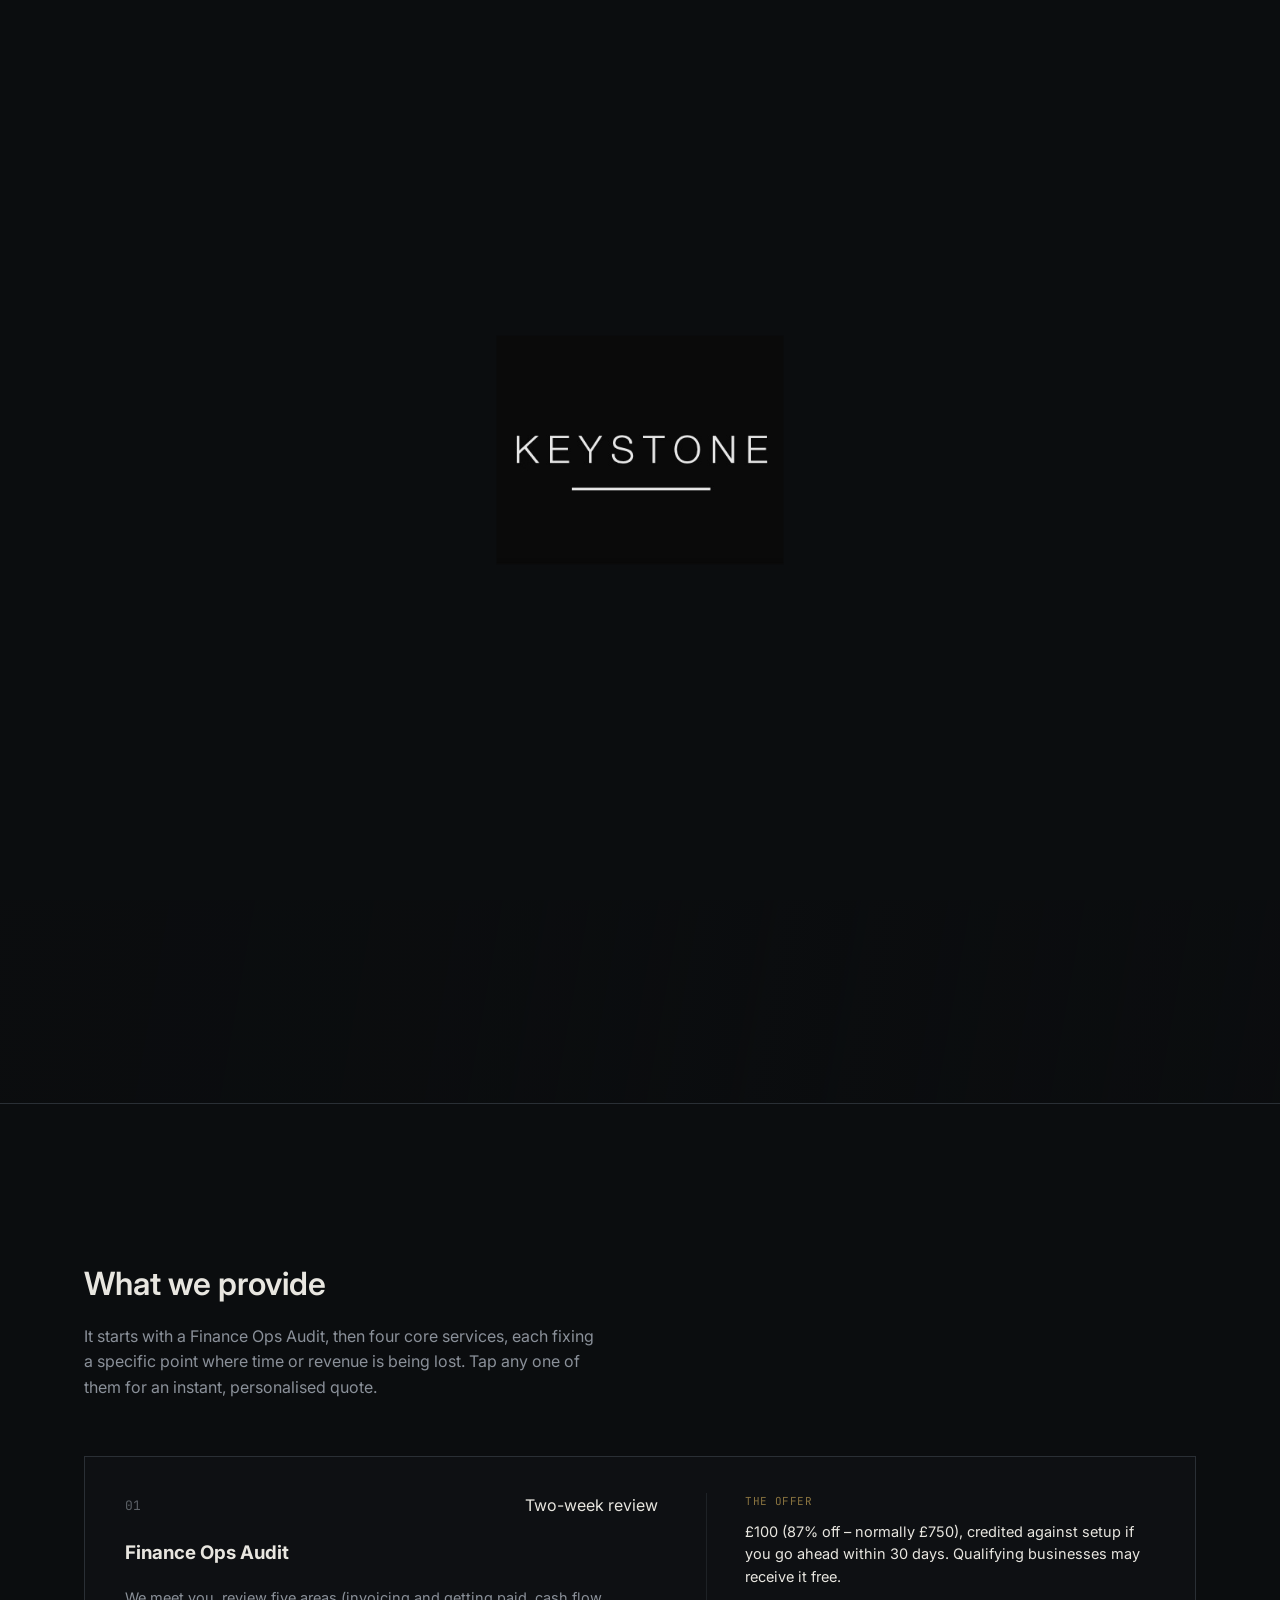
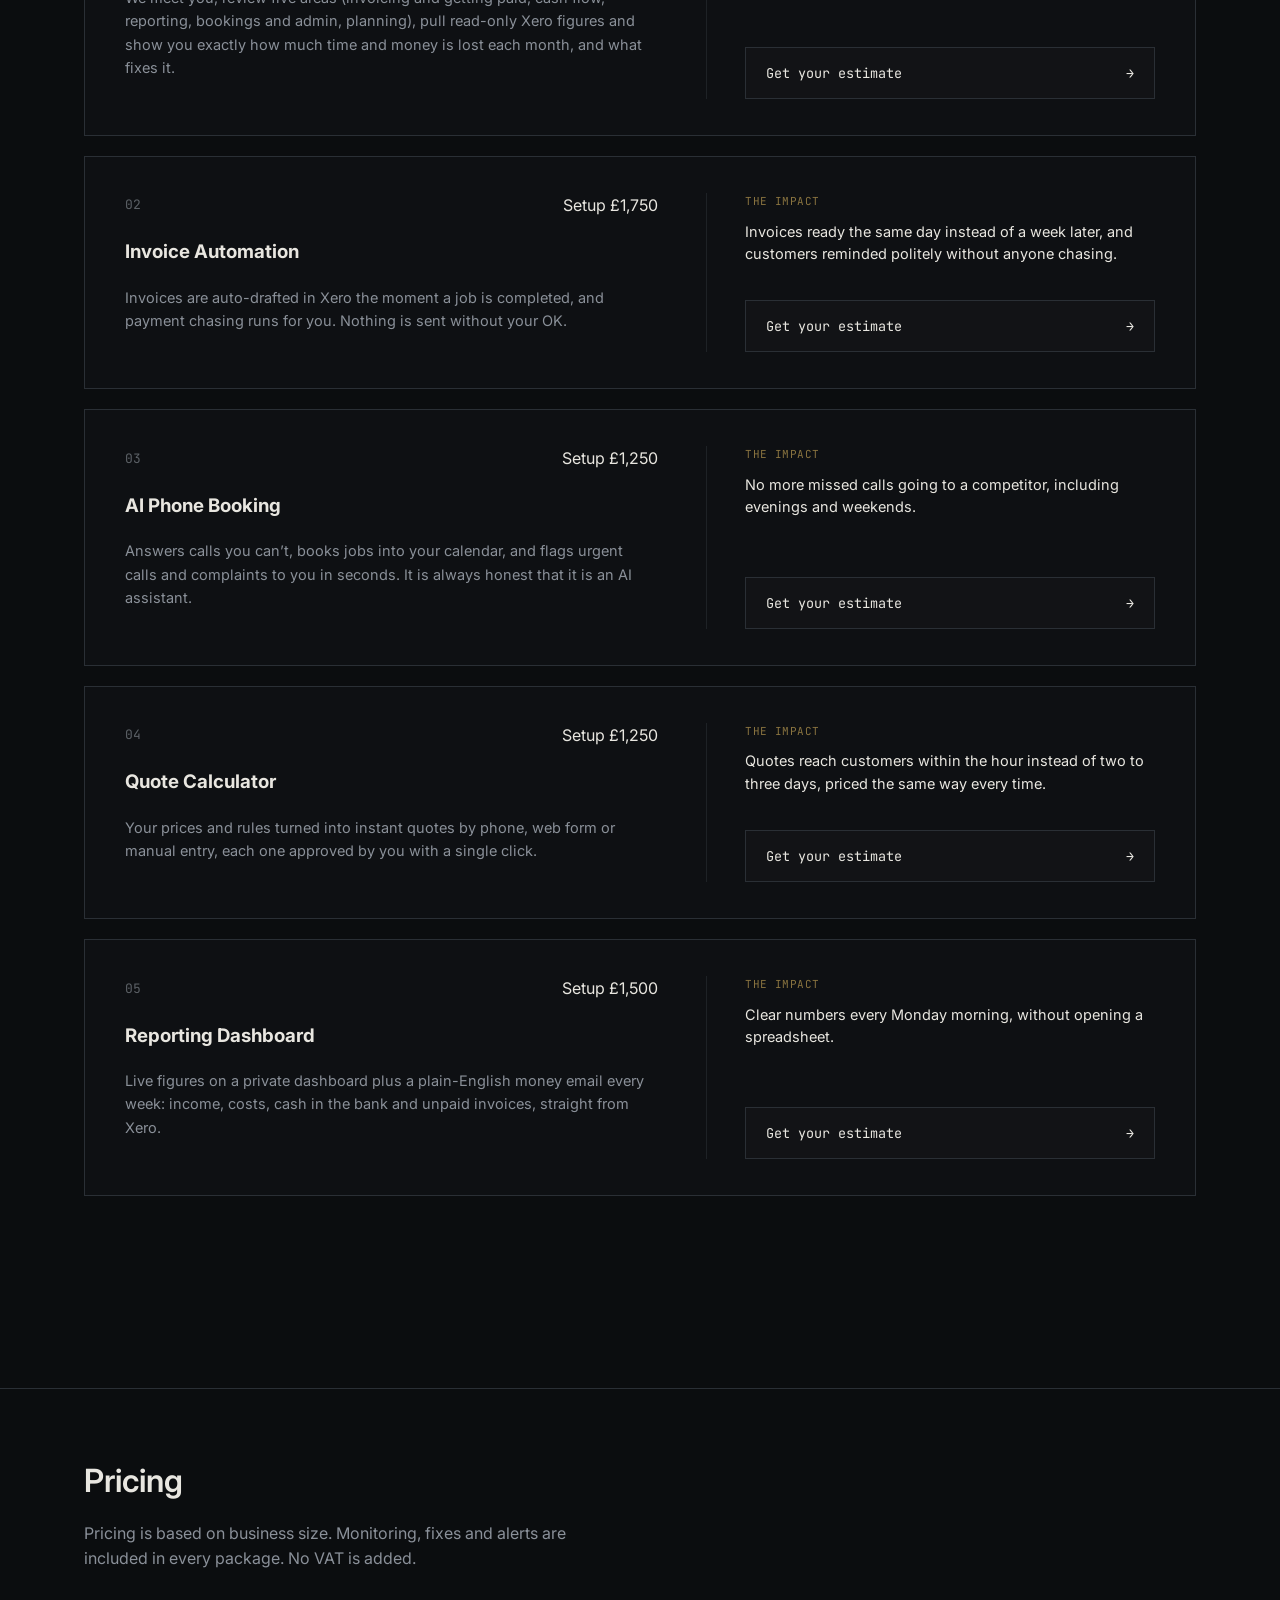
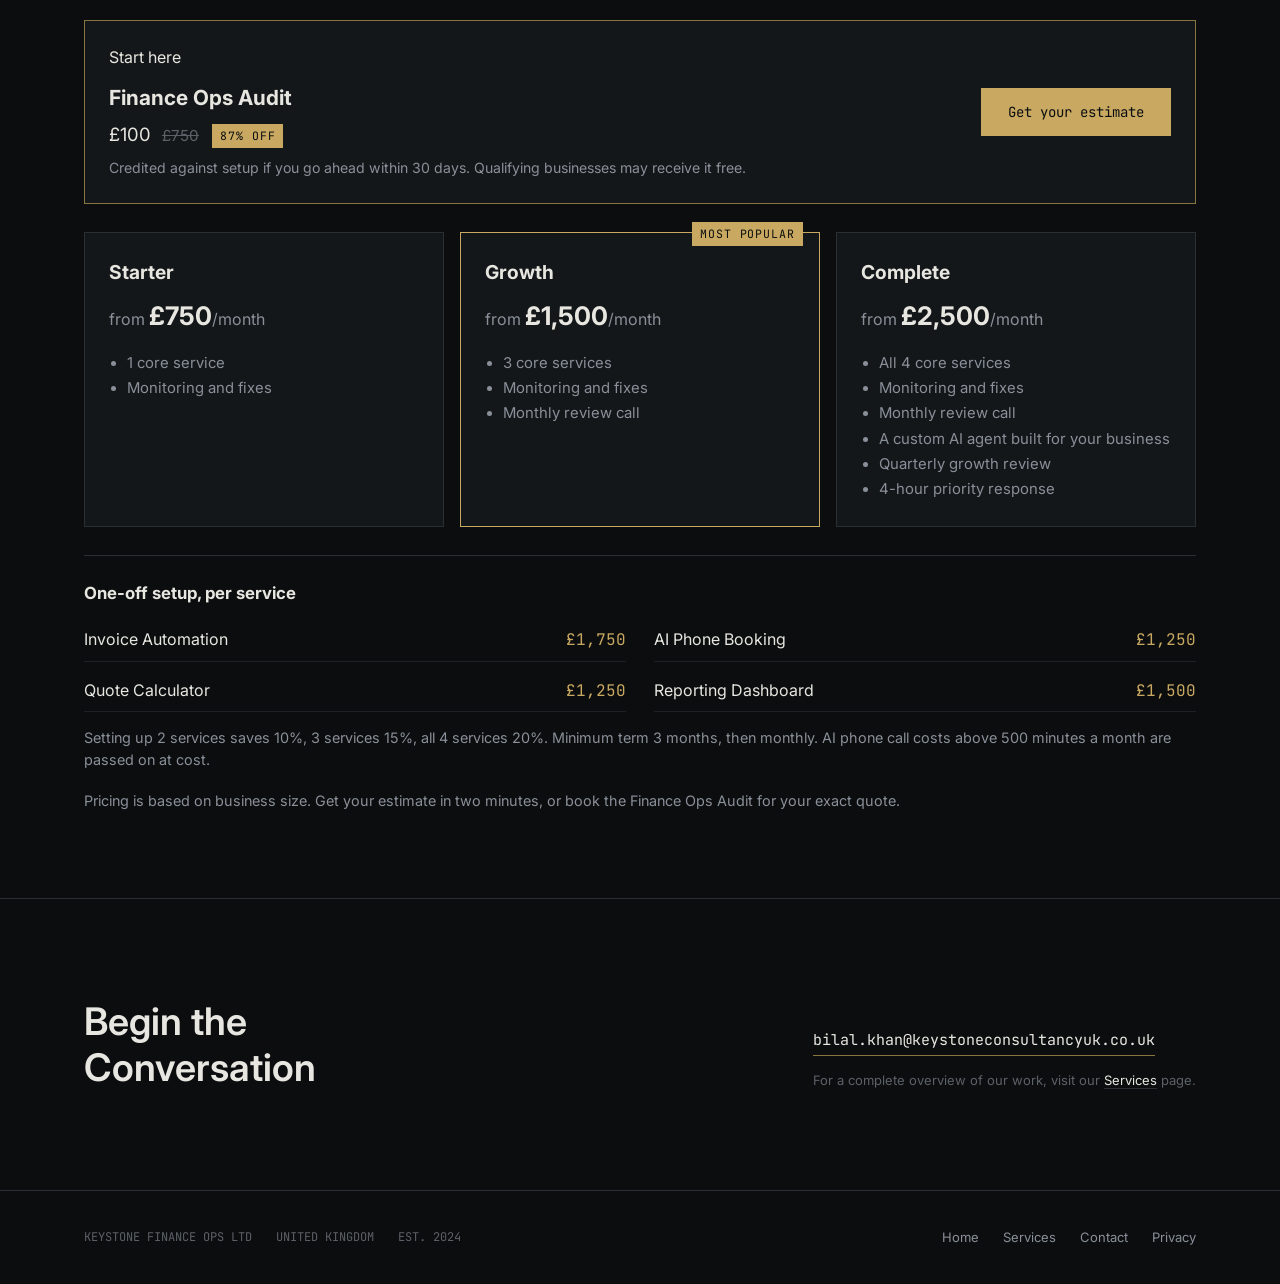
<file: index.html>
<!doctype html>
<html lang="en">
<head>
  <meta charset="utf-8" />
  <meta name="viewport" content="width=device-width, initial-scale=1" />
  <title>Keystone: Finance Operations for UK Trades Businesses</title>
  <meta name="description" content="Keystone designs and operates the invoicing, phone booking, quoting and reporting systems that safeguard revenue for UK trades and home services businesses." />
  <meta name="theme-color" content="#0B0D0F" />
  <link rel="icon" type="image/svg+xml" href="[data-uri]" />
  <meta property="og:type" content="website" />
  <meta property="og:site_name" content="Keystone" />
  <meta property="og:title" content="Keystone: Finance Operations for UK Trades Businesses" />
  <meta property="og:description" content="Invoicing, phone booking, quoting and reporting systems for established UK plumbing, electrical and HVAC businesses." />
  <meta property="og:url" content="https://keystoneconsultancyco-blip.github.io/keystone-website-v3/" />
  <link rel="preconnect" href="https://fonts.googleapis.com" />
  <link rel="preconnect" href="https://fonts.gstatic.com" crossorigin />
  <link href="https://fonts.googleapis.com/css2?family=Inter:wght@400;500;600;700&family=JetBrains+Mono:wght@400;500&display=swap" rel="stylesheet" />
  <link rel="stylesheet" href="styles.css" />
</head>
<body>

  <div class="intro-overlay" aria-hidden="true">
    <img class="intro-logo" src="assets/keystone-logo.jpg" alt="" width="370" height="295" />
  </div>

  <div class="cinematic" aria-hidden="true">
    <div class="cinematic-aurora">
      <div class="aurora-blob a"></div>
      <div class="aurora-blob b"></div>
      <div class="aurora-blob c"></div>
      <div class="aurora-blob d"></div>
    </div>
    <div class="cinematic-vignette"></div>
    <div class="cinematic-grain"></div>
  </div>

  <div class="ambient" aria-hidden="true">
    <svg viewBox="0 0 1600 700" preserveAspectRatio="none" xmlns="http://www.w3.org/2000/svg">
      <defs>
        <linearGradient id="growthGrad" x1="0%" y1="100%" x2="100%" y2="0%">
          <stop offset="0%" stop-color="#1C3459" stop-opacity="0" />
          <stop offset="45%" stop-color="#4E85C9" stop-opacity="0.85" />
          <stop offset="100%" stop-color="#A9C8ED" stop-opacity="1" />
        </linearGradient>
        <linearGradient id="growthFill" x1="0%" y1="0%" x2="0%" y2="100%">
          <stop offset="0%" stop-color="#4E85C9" stop-opacity="0.45" />
          <stop offset="100%" stop-color="#4E85C9" stop-opacity="0" />
        </linearGradient>
      </defs>

      <polygon class="ambient-fill" fill="url(#growthFill)" points="0,650 250,600 450,620 650,480 850,500 1050,320 1250,350 1600,120 1600,700 0,700" />
      <polyline class="ambient-line" points="0,650 250,600 450,620 650,480 850,500 1050,320 1250,350 1600,120" />
      <polyline class="ambient-comet" points="0,650 250,600 450,620 650,480 850,500 1050,320 1250,350 1600,120">
        <animate attributeName="stroke-dashoffset" values="2620;0" dur="9s" repeatCount="indefinite" />
      </polyline>
    </svg>
  </div>

  <header class="nav">
    <div class="wrap">
      <a href="index.html" class="wordmark"><span class="mark"></span>Keystone</a>
      <nav class="nav-links">
        <a href="index.html" aria-current="page">Home</a>
        <a href="services.html">Services</a>
        <a href="services.html#pricing">Pricing</a>
        <a href="#contact" class="nav-cta">Book a Consultation</a>
      </nav>
    </div>
  </header>

  <main>
    <section class="hero">
      <div class="hero-scrim" aria-hidden="true"></div>
      <div class="wrap hero-stack">
        <p class="eyebrow">Software systems engineered for growth</p>

        <h1 class="hero-name" aria-label="Keystone Consultancy">
          <span class="word"><span class="word-inner">Keystone</span></span>
          <span class="word"><span class="word-inner">Consultancy</span></span>
        </h1>

        <p class="hero-tagline">Empowering businesses to grow, scale and succeed.</p>

        <div class="popup-stage">
          <div class="popup-card">
            <p class="popup-text">We design and operate the software systems that manage a business's daily operations, including invoicing, bookings, quoting and reporting, so growth is never constrained by administration.</p>
            <div class="popup-actions">
              <a href="services.html" class="btn btn-primary">See How It Works</a>
              <a href="#contact" class="btn btn-secondary">Book a Consultation</a>
            </div>
          </div>
        </div>
      </div>
    </section>

    <section class="assembly section-rule">
      <div class="wrap">
        <div class="pillars-head">
          <h2>What we provide</h2>
          <p>It starts with a Finance Ops Audit, then four core services, each fixing a specific point where time or revenue is being lost. Tap any one of them for an instant, personalised quote.</p>
        </div>

        <div class="svc-stack">

          <article class="svc-card-h">
            <div class="svc-card-h-main">
              <div class="svc-card-top">
                <span class="svc-card-num">01</span>
                <span class="tag">Two-week review</span>
              </div>
              <h3>Finance Ops Audit</h3>
              <p class="svc-card-does">We meet you, review five areas (invoicing and getting paid, cash flow, reporting, bookings and admin, planning), pull read-only Xero figures and show you exactly how much time and money is lost each month, and what fixes it.</p>
            </div>
            <div class="svc-card-h-side">
              <div class="svc-card-sell">
                <span class="svc-card-sell-label">The offer</span>
                <p>£100 (87% off – normally £750), credited against setup if you go ahead within 30 days. Qualifying businesses may receive it free.</p>
              </div>
              <button type="button" class="quote-trigger" data-calc-open>
                <span>Get your estimate</span>
                <span class="quote-trigger-arrow" aria-hidden="true">&rarr;</span>
              </button>
            </div>
          </article>

          <article class="svc-card-h">
            <div class="svc-card-h-main">
              <div class="svc-card-top">
                <span class="svc-card-num">02</span>
                <span class="tag">Setup £1,750</span>
              </div>
              <h3>Invoice Automation</h3>
              <p class="svc-card-does">Invoices are auto-drafted in Xero the moment a job is completed, and payment chasing runs for you. Nothing is sent without your OK.</p>
            </div>
            <div class="svc-card-h-side">
              <div class="svc-card-sell">
                <span class="svc-card-sell-label">The impact</span>
                <p>Invoices ready the same day instead of a week later, and customers reminded politely without anyone chasing.</p>
              </div>
              <button type="button" class="quote-trigger" data-calc-open>
                <span>Get your estimate</span>
                <span class="quote-trigger-arrow" aria-hidden="true">&rarr;</span>
              </button>
            </div>
          </article>

          <article class="svc-card-h">
            <div class="svc-card-h-main">
              <div class="svc-card-top">
                <span class="svc-card-num">03</span>
                <span class="tag">Setup £1,250</span>
              </div>
              <h3>AI Phone Booking</h3>
              <p class="svc-card-does">Answers calls you can’t, books jobs into your calendar, and flags urgent calls and complaints to you in seconds. It is always honest that it is an AI assistant.</p>
            </div>
            <div class="svc-card-h-side">
              <div class="svc-card-sell">
                <span class="svc-card-sell-label">The impact</span>
                <p>No more missed calls going to a competitor, including evenings and weekends.</p>
              </div>
              <button type="button" class="quote-trigger" data-calc-open>
                <span>Get your estimate</span>
                <span class="quote-trigger-arrow" aria-hidden="true">&rarr;</span>
              </button>
            </div>
          </article>

          <article class="svc-card-h">
            <div class="svc-card-h-main">
              <div class="svc-card-top">
                <span class="svc-card-num">04</span>
                <span class="tag">Setup £1,250</span>
              </div>
              <h3>Quote Calculator</h3>
              <p class="svc-card-does">Your prices and rules turned into instant quotes by phone, web form or manual entry, each one approved by you with a single click.</p>
            </div>
            <div class="svc-card-h-side">
              <div class="svc-card-sell">
                <span class="svc-card-sell-label">The impact</span>
                <p>Quotes reach customers within the hour instead of two to three days, priced the same way every time.</p>
              </div>
              <button type="button" class="quote-trigger" data-calc-open>
                <span>Get your estimate</span>
                <span class="quote-trigger-arrow" aria-hidden="true">&rarr;</span>
              </button>
              <!-- PAUSED until GREEN LIGHT: <a class="svc-card-link" href="https://keystoneconsultancy.app.n8n.cloud/webhook/ks-quote-form?c=KS-DEMO-01" target="_blank" rel="noopener">See a live example (demo business) <span aria-hidden="true">&nearr;</span></a> -->
            </div>
          </article>

          <article class="svc-card-h">
            <div class="svc-card-h-main">
              <div class="svc-card-top">
                <span class="svc-card-num">05</span>
                <span class="tag">Setup £1,500</span>
              </div>
              <h3>Reporting Dashboard</h3>
              <p class="svc-card-does">Live figures on a private dashboard plus a plain-English money email every week: income, costs, cash in the bank and unpaid invoices, straight from Xero.</p>
            </div>
            <div class="svc-card-h-side">
              <div class="svc-card-sell">
                <span class="svc-card-sell-label">The impact</span>
                <p>Clear numbers every Monday morning, without opening a spreadsheet.</p>
              </div>
              <button type="button" class="quote-trigger" data-calc-open>
                <span>Get your estimate</span>
                <span class="quote-trigger-arrow" aria-hidden="true">&rarr;</span>
              </button>
            </div>
          </article>

        </div>
      </div>
    </section>

    <section class="pricing section-rule" id="pricing">
      <div class="wrap">
        <div class="pillars-head">
          <h2>Pricing</h2>
          <p>Pricing is based on business size. Monitoring, fixes and alerts are included in every package. No VAT is added.</p>
        </div>
        <div class="price-audit">
          <div>
            <span class="tag">Start here</span>
            <h3>Finance Ops Audit</h3>
            <p>£100 <span class="price-strike">£750</span> <span class="price-badge">87% off</span></p>
            <p class="price-note">Credited against setup if you go ahead within 30 days. Qualifying businesses may receive it free.</p>
          </div>
          <button type="button" class="btn btn-primary" data-calc-open>Get your estimate</button>
        </div>
        <div class="price-grid">
          <article class="price-card">
            <h3>Starter</h3>
            <p class="price-from">from <strong>£750</strong>/month</p>
            <ul><li>1 core service</li><li>Monitoring and fixes</li></ul>
          </article>
          <article class="price-card is-main">
            <span class="price-badge">Most popular</span>
            <h3>Growth</h3>
            <p class="price-from">from <strong>£1,500</strong>/month</p>
            <ul><li>3 core services</li><li>Monitoring and fixes</li><li>Monthly review call</li></ul>
          </article>
          <article class="price-card">
            <h3>Complete</h3>
            <p class="price-from">from <strong>£2,500</strong>/month</p>
            <ul><li>All 4 core services</li><li>Monitoring and fixes</li><li>Monthly review call</li><li>A custom AI agent built for your business</li><li>Quarterly growth review</li><li>4-hour priority response</li></ul>
          </article>
        </div>
        <div class="price-setup">
          <h3>One-off setup, per service</h3>
          <ul>
            <li><span>Invoice Automation</span><span>£1,750</span></li>
            <li><span>AI Phone Booking</span><span>£1,250</span></li>
            <li><span>Quote Calculator</span><span>£1,250</span></li>
            <li><span>Reporting Dashboard</span><span>£1,500</span></li>
          </ul>
          <p class="price-note">Setting up 2 services saves 10%, 3 services 15%, all 4 services 20%. Minimum term 3 months, then monthly. AI phone call costs above 500 minutes a month are passed on at cost.</p>
        </div>
        <p class="price-note price-foot">Pricing is based on business size. Get your estimate in two minutes, or book the Finance Ops Audit for your exact quote.</p>
      </div>
    </section>

    <section class="cta-band" id="contact">
      <div class="wrap cta-band-inner">
        <h2>Begin the Conversation</h2>
        <div class="cta-band-actions">
          <a class="cta-email" href="mailto:bilal.khan@keystoneconsultancyuk.co.uk">bilal.khan@keystoneconsultancyuk.co.uk</a>
          <span class="cta-note">For a complete overview of our work, visit our <a href="services.html" style="color: var(--bone); border-bottom: 1px solid var(--hairline);">Services</a> page.</span>
        </div>
      </div>
    </section>
  </main>

  <footer class="footer">
    <div class="wrap">
      <div class="footer-plate">
        <span>KEYSTONE FINANCE OPS LTD</span>
        <span>UNITED KINGDOM</span>
        <span>EST. 2024</span>
      </div>
      <div class="footer-links">
        <a href="index.html">Home</a>
        <a href="services.html">Services</a>
        <a href="mailto:bilal.khan@keystoneconsultancyuk.co.uk">Contact</a>
        <a href="privacy.html">Privacy</a>
      </div>
    </div>
  </footer>

  <div class="quote-modal-overlay" data-quote-modal hidden>
    <div class="quote-modal" role="dialog" aria-modal="true">
      <button type="button" class="quote-modal-close" data-quote-close aria-label="Close">&times;</button>
      <div class="quote-modal-body" data-quote-body></div>
    </div>
  </div>

  <script src="script.js"></script>
</body>
</html>
</file>
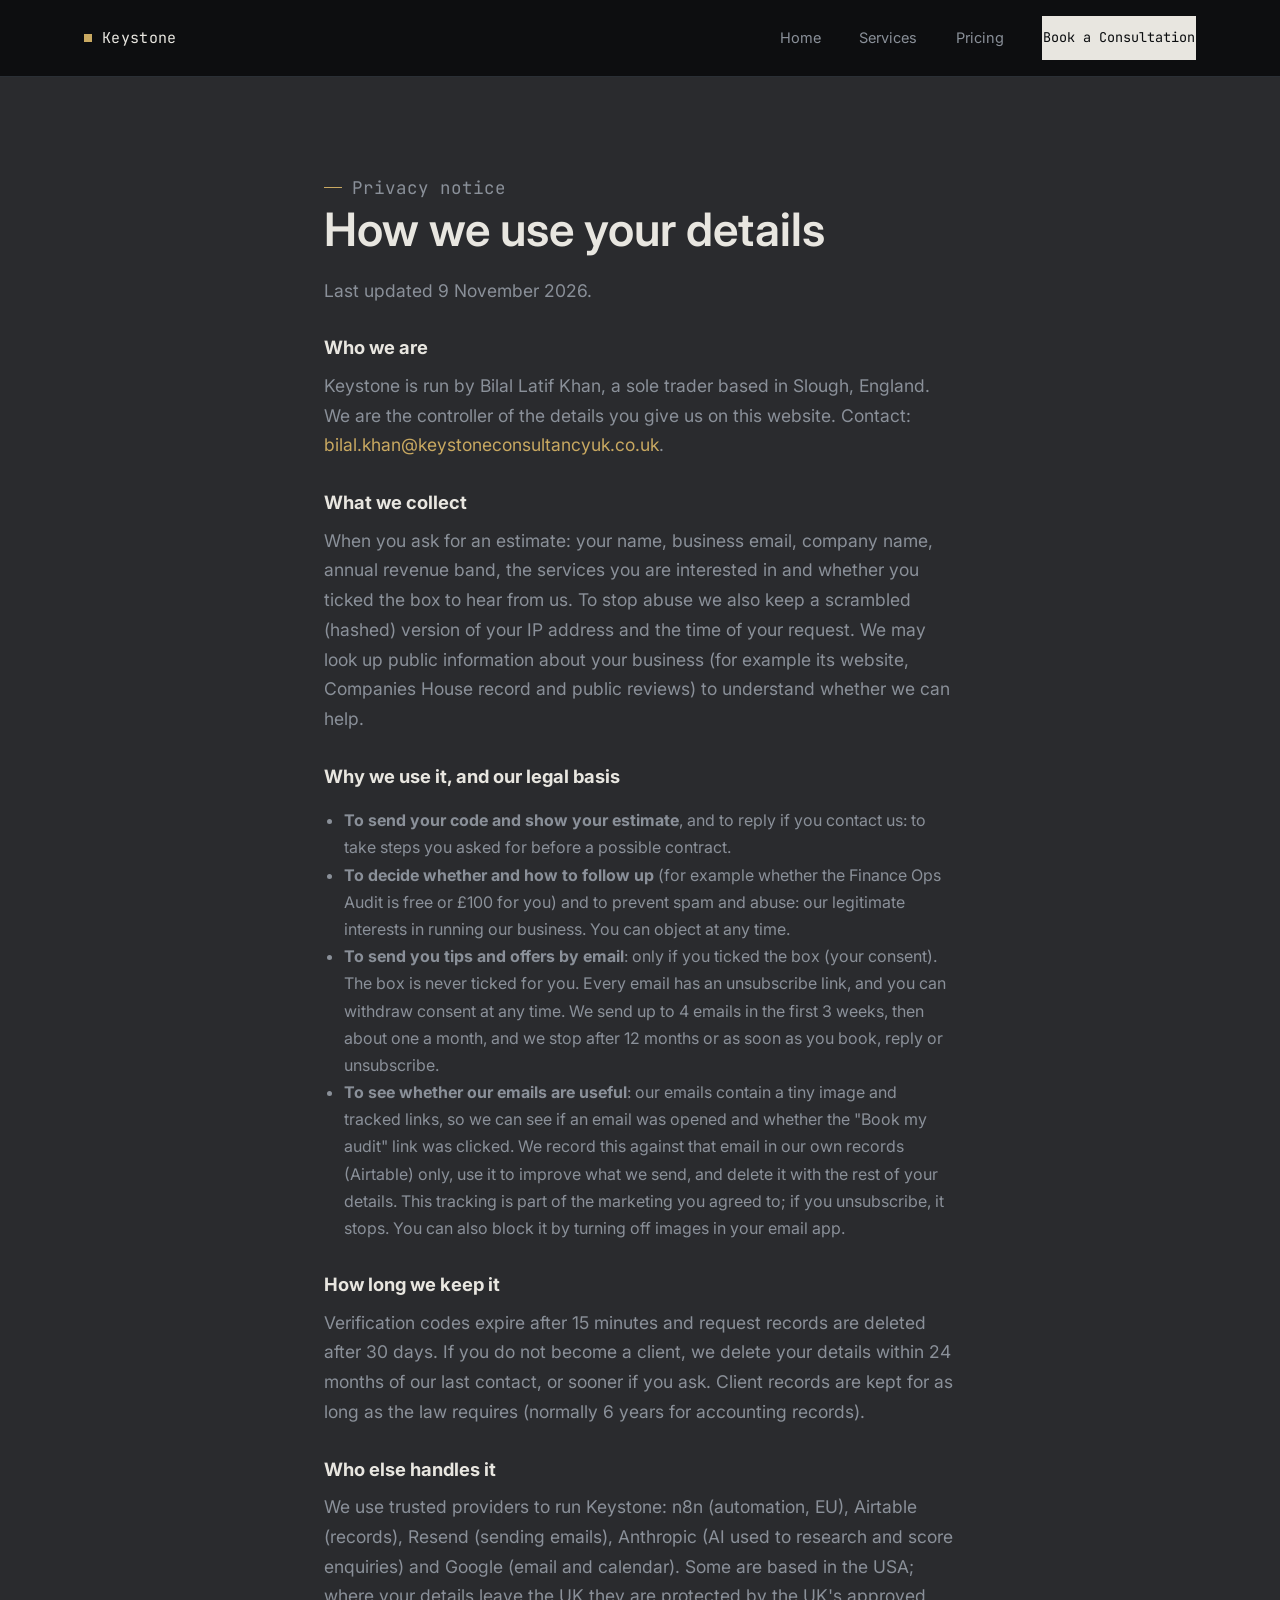
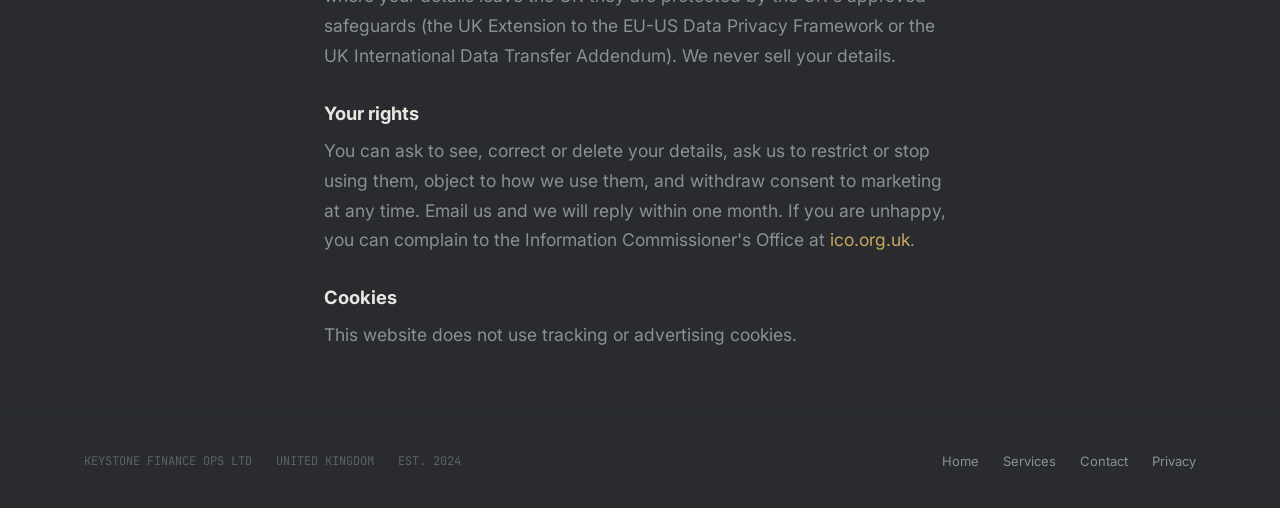
<file: privacy.html>
<!doctype html>
<html lang="en" class="page-services">
<head>
  <meta charset="utf-8" />
  <meta name="viewport" content="width=device-width, initial-scale=1" />
  <title>Keystone Privacy Notice</title>
  <meta name="description" content="How Keystone uses the details you give on our website: what we collect, why, how long we keep it and your rights." />
  <meta name="theme-color" content="#0B0D0F" />
  <link rel="icon" type="image/svg+xml" href="[data-uri]" />
  <meta property="og:type" content="website" />
  <meta property="og:site_name" content="Keystone" />
  <meta property="og:title" content="Keystone Privacy Notice" />
  <meta property="og:description" content="How Keystone uses the details you give on our website." />
  <meta property="og:url" content="https://keystoneconsultancyco-blip.github.io/keystone-website-v3/privacy.html" />
  <link rel="preconnect" href="https://fonts.googleapis.com" />
  <link rel="preconnect" href="https://fonts.gstatic.com" crossorigin />
  <link href="https://fonts.googleapis.com/css2?family=Inter:wght@400;500;600;700&family=JetBrains+Mono:wght@400;500&display=swap" rel="stylesheet" />
  <link rel="stylesheet" href="styles.css" />
</head>
<body class="page-services">

  <header class="nav">
    <div class="wrap">
      <a href="index.html" class="wordmark"><span class="mark"></span>Keystone</a>
      <nav class="nav-links">
        <a href="index.html">Home</a>
        <a href="services.html">Services</a>
        <a href="services.html#pricing">Pricing</a>
        <a href="#contact" class="nav-cta">Book a Consultation</a>
      </nav>
    </div>
  </header>

  <main>
    <section class="svc-hero">
      <div class="wrap legal">
        <p class="eyebrow">Privacy notice</p>
        <h1>How we use your details</h1>
        <p>Last updated 9 November 2026.</p>

        <h2>Who we are</h2>
        <p>Keystone is run by Bilal Latif Khan, a sole trader based in Slough, England. We are the controller of the details you give us on this website. Contact: <a href="mailto:bilal.khan@keystoneconsultancyuk.co.uk">bilal.khan@keystoneconsultancyuk.co.uk</a>.</p>

        <h2>What we collect</h2>
        <p>When you ask for an estimate: your name, business email, company name, annual revenue band, the services you are interested in and whether you ticked the box to hear from us. To stop abuse we also keep a scrambled (hashed) version of your IP address and the time of your request. We may look up public information about your business (for example its website, Companies House record and public reviews) to understand whether we can help.</p>

        <h2>Why we use it, and our legal basis</h2>
        <ul>
          <li><strong>To send your code and show your estimate</strong>, and to reply if you contact us: to take steps you asked for before a possible contract.</li>
          <li><strong>To decide whether and how to follow up</strong> (for example whether the Finance Ops Audit is free or £100 for you) and to prevent spam and abuse: our legitimate interests in running our business. You can object at any time.</li>
          <li><strong>To send you tips and offers by email</strong>: only if you ticked the box (your consent). The box is never ticked for you. Every email has an unsubscribe link, and you can withdraw consent at any time. We send up to 4 emails in the first 3 weeks, then about one a month, and we stop after 12 months or as soon as you book, reply or unsubscribe.</li>
          <li><strong>To see whether our emails are useful</strong>: our emails contain a tiny image and tracked links, so we can see if an email was opened and whether the "Book my audit" link was clicked. We record this against that email in our own records (Airtable) only, use it to improve what we send, and delete it with the rest of your details. This tracking is part of the marketing you agreed to; if you unsubscribe, it stops. You can also block it by turning off images in your email app.</li>
        </ul>

        <h2>How long we keep it</h2>
        <p>Verification codes expire after 15 minutes and request records are deleted after 30 days. If you do not become a client, we delete your details within 24 months of our last contact, or sooner if you ask. Client records are kept for as long as the law requires (normally 6 years for accounting records).</p>

        <h2>Who else handles it</h2>
        <p>We use trusted providers to run Keystone: n8n (automation, EU), Airtable (records), Resend (sending emails), Anthropic (AI used to research and score enquiries) and Google (email and calendar). Some are based in the USA; where your details leave the UK they are protected by the UK's approved safeguards (the UK Extension to the EU-US Data Privacy Framework or the UK International Data Transfer Addendum). We never sell your details.</p>

        <h2>Your rights</h2>
        <p>You can ask to see, correct or delete your details, ask us to restrict or stop using them, object to how we use them, and withdraw consent to marketing at any time. Email us and we will reply within one month. If you are unhappy, you can complain to the Information Commissioner's Office at <a href="https://ico.org.uk/make-a-complaint/" target="_blank" rel="noopener">ico.org.uk</a>.</p>

        <h2>Cookies</h2>
        <p>This website does not use tracking or advertising cookies.</p>
      </div>
    </section>
  </main>

  <footer class="footer">
    <div class="wrap">
      <div class="footer-plate">
        <span>KEYSTONE FINANCE OPS LTD</span>
        <span>UNITED KINGDOM</span>
        <span>EST. 2024</span>
      </div>
      <div class="footer-links">
        <a href="index.html">Home</a>
        <a href="services.html">Services</a>
        <a href="mailto:bilal.khan@keystoneconsultancyuk.co.uk">Contact</a>
        <a href="privacy.html">Privacy</a>
      </div>
    </div>
  </footer>
</body>
</html>
</file>
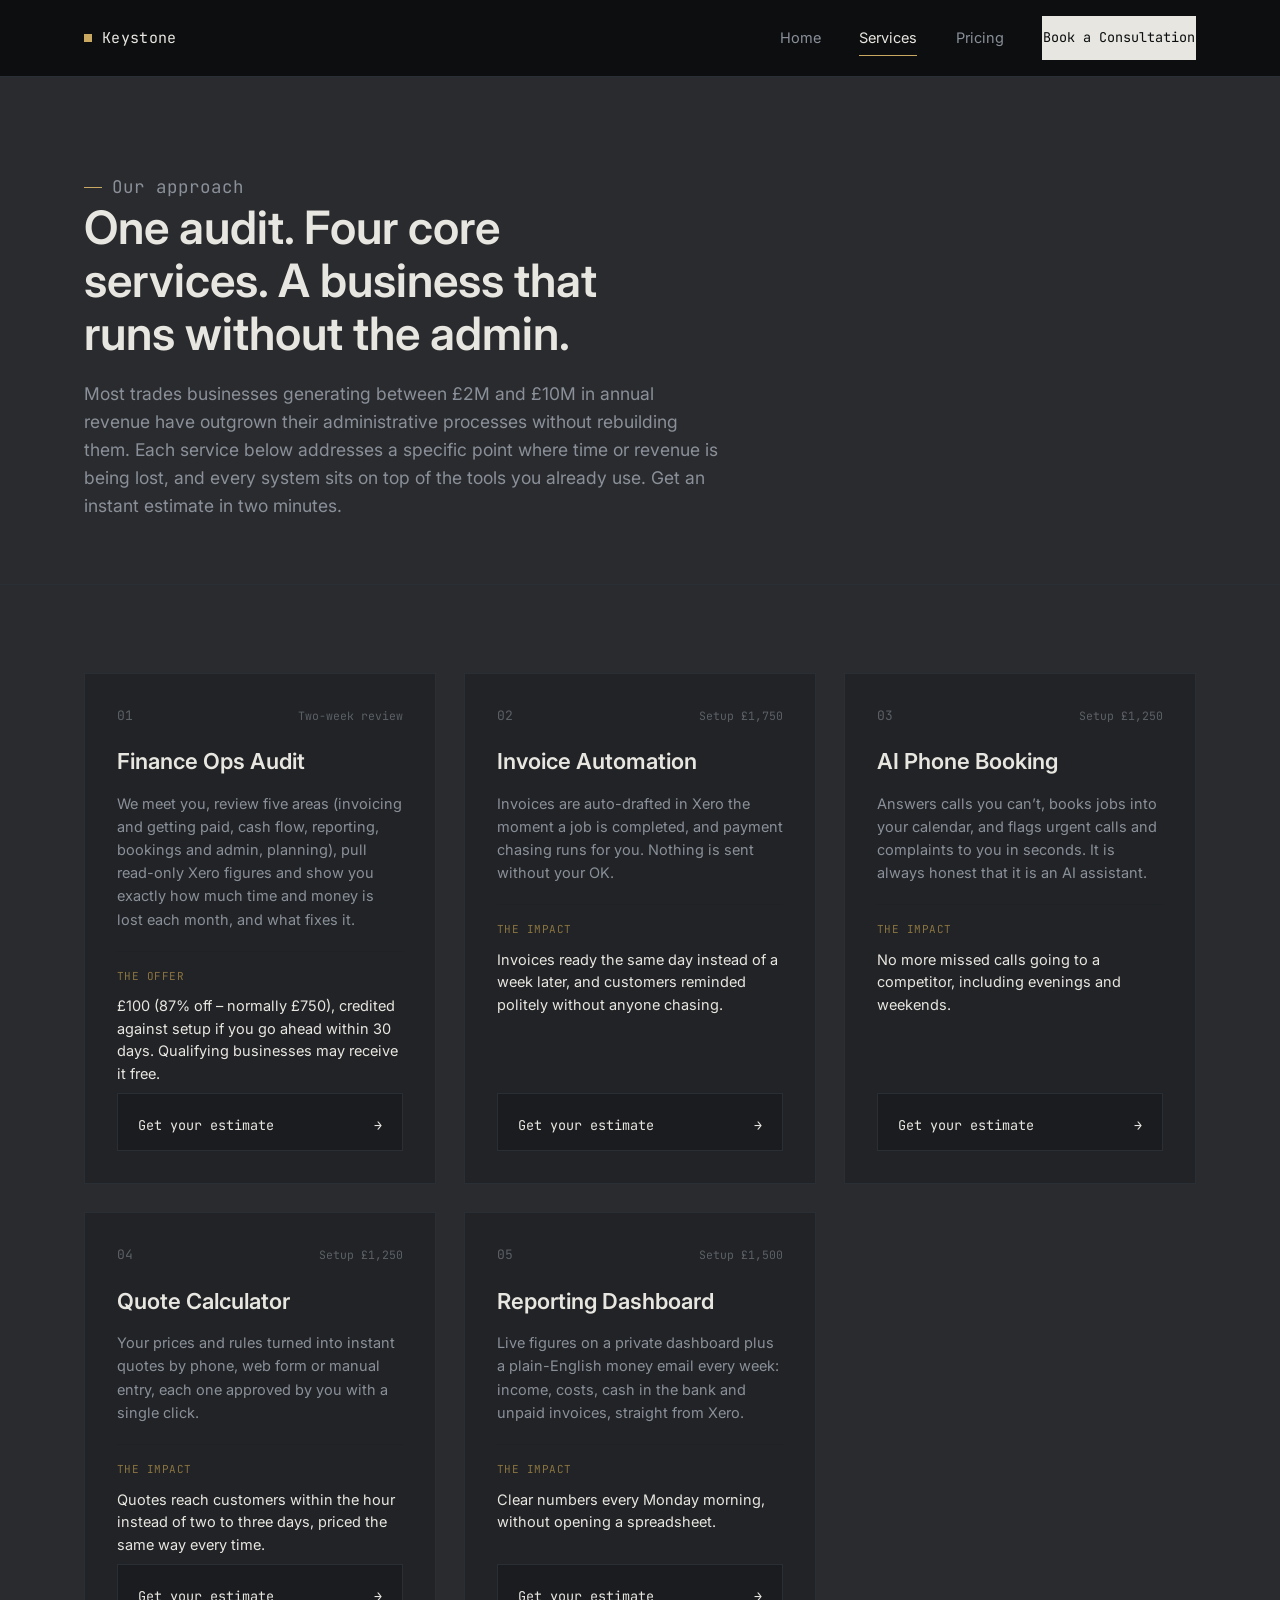
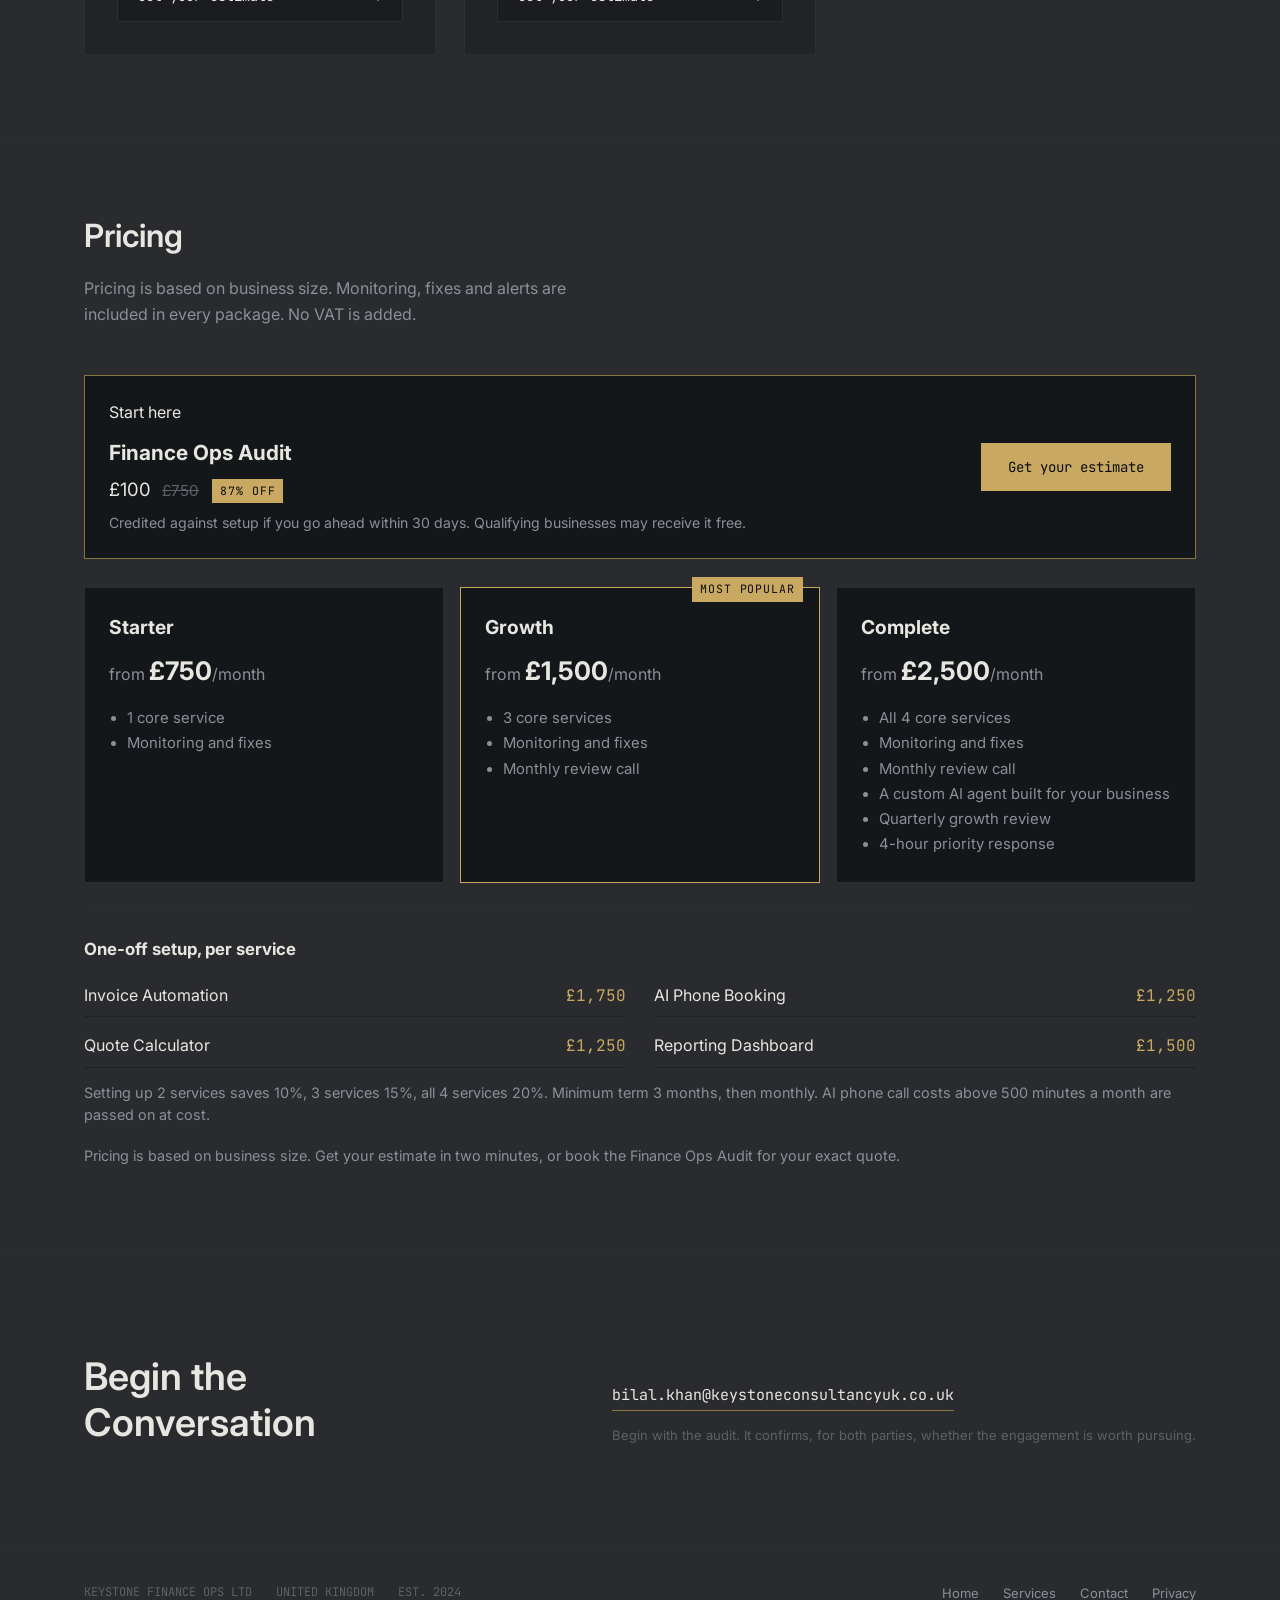
<file: services.html>
<!doctype html>
<html lang="en" class="page-services">
<head>
  <meta charset="utf-8" />
  <meta name="viewport" content="width=device-width, initial-scale=1" />
  <title>Keystone Services</title>
  <meta name="description" content="Keystone provides a Finance Ops Audit and four core services: Invoice Automation, AI Phone Booking, Quote Calculator and Reporting Dashboard. Monitoring included for UK trades businesses, each with an instant personalised quote." />
  <meta name="theme-color" content="#0B0D0F" />
  <link rel="icon" type="image/svg+xml" href="[data-uri]" />
  <meta property="og:type" content="website" />
  <meta property="og:site_name" content="Keystone" />
  <meta property="og:title" content="Keystone Services" />
  <meta property="og:description" content="A Finance Ops Audit and four core services: Invoice Automation, AI Phone Booking, Quote Calculator and Reporting Dashboard, with packages from £750 a month." />
  <meta property="og:url" content="https://keystoneconsultancyco-blip.github.io/keystone-website-v3/services.html" />
  <link rel="preconnect" href="https://fonts.googleapis.com" />
  <link rel="preconnect" href="https://fonts.gstatic.com" crossorigin />
  <link href="https://fonts.googleapis.com/css2?family=Inter:wght@400;500;600;700&family=JetBrains+Mono:wght@400;500&display=swap" rel="stylesheet" />
  <link rel="stylesheet" href="styles.css" />
</head>
<body class="page-services">

  <header class="nav">
    <div class="wrap">
      <a href="index.html" class="wordmark"><span class="mark"></span>Keystone</a>
      <nav class="nav-links">
        <a href="index.html">Home</a>
        <a href="services.html" aria-current="page">Services</a>
        <a href="services.html#pricing">Pricing</a>
        <a href="#contact" class="nav-cta">Book a Consultation</a>
      </nav>
    </div>
  </header>

  <main>
    <section class="svc-hero">
      <div class="wrap">
        <p class="eyebrow">Our approach</p>
        <h1>One audit. Four core services. A business that runs without the admin.</h1>
        <p>Most trades businesses generating between £2M and £10M in annual revenue have outgrown their administrative processes without rebuilding them. Each service below addresses a specific point where time or revenue is being lost, and every system sits on top of the tools you already use. Get an instant estimate in two minutes.</p>
      </div>
    </section>

    <section class="services section-rule">
      <div class="wrap">
        <div class="svc-grid">

          <article class="svc-card">
            <div class="svc-card-top">
              <span class="svc-card-num">01</span>
              <span class="tag">Two-week review</span>
            </div>
            <h3>Finance Ops Audit</h3>
            <p class="svc-card-does">We meet you, review five areas (invoicing and getting paid, cash flow, reporting, bookings and admin, planning), pull read-only Xero figures and show you exactly how much time and money is lost each month, and what fixes it.</p>
            <div class="svc-card-sell">
              <span class="svc-card-sell-label">The offer</span>
              <p>£100 (87% off – normally £750), credited against setup if you go ahead within 30 days. Qualifying businesses may receive it free.</p>
            </div>
            <button type="button" class="quote-trigger" data-calc-open>
              <span>Get your estimate</span>
              <span class="quote-trigger-arrow" aria-hidden="true">&rarr;</span>
            </button>
          </article>

          <article class="svc-card">
            <div class="svc-card-top">
              <span class="svc-card-num">02</span>
              <span class="tag">Setup £1,750</span>
            </div>
            <h3>Invoice Automation</h3>
            <p class="svc-card-does">Invoices are auto-drafted in Xero the moment a job is completed, and payment chasing runs for you. Nothing is sent without your OK.</p>
            <div class="svc-card-sell">
              <span class="svc-card-sell-label">The impact</span>
              <p>Invoices ready the same day instead of a week later, and customers reminded politely without anyone chasing.</p>
            </div>
            <button type="button" class="quote-trigger" data-calc-open>
              <span>Get your estimate</span>
              <span class="quote-trigger-arrow" aria-hidden="true">&rarr;</span>
            </button>
          </article>

          <article class="svc-card">
            <div class="svc-card-top">
              <span class="svc-card-num">03</span>
              <span class="tag">Setup £1,250</span>
            </div>
            <h3>AI Phone Booking</h3>
            <p class="svc-card-does">Answers calls you can’t, books jobs into your calendar, and flags urgent calls and complaints to you in seconds. It is always honest that it is an AI assistant.</p>
            <div class="svc-card-sell">
              <span class="svc-card-sell-label">The impact</span>
              <p>No more missed calls going to a competitor, including evenings and weekends.</p>
            </div>
            <button type="button" class="quote-trigger" data-calc-open>
              <span>Get your estimate</span>
              <span class="quote-trigger-arrow" aria-hidden="true">&rarr;</span>
            </button>
          </article>

          <article class="svc-card">
            <div class="svc-card-top">
              <span class="svc-card-num">04</span>
              <span class="tag">Setup £1,250</span>
            </div>
            <h3>Quote Calculator</h3>
            <p class="svc-card-does">Your prices and rules turned into instant quotes by phone, web form or manual entry, each one approved by you with a single click.</p>
            <div class="svc-card-sell">
              <span class="svc-card-sell-label">The impact</span>
              <p>Quotes reach customers within the hour instead of two to three days, priced the same way every time.</p>
            </div>
            <button type="button" class="quote-trigger" data-calc-open>
              <span>Get your estimate</span>
              <span class="quote-trigger-arrow" aria-hidden="true">&rarr;</span>
            </button>
            <!-- PAUSED until GREEN LIGHT: <a class="svc-card-link" href="https://keystoneconsultancy.app.n8n.cloud/webhook/ks-quote-form?c=KS-DEMO-01" target="_blank" rel="noopener">See a live example (demo business) <span aria-hidden="true">&nearr;</span></a> -->
          </article>

          <article class="svc-card">
            <div class="svc-card-top">
              <span class="svc-card-num">05</span>
              <span class="tag">Setup £1,500</span>
            </div>
            <h3>Reporting Dashboard</h3>
            <p class="svc-card-does">Live figures on a private dashboard plus a plain-English money email every week: income, costs, cash in the bank and unpaid invoices, straight from Xero.</p>
            <div class="svc-card-sell">
              <span class="svc-card-sell-label">The impact</span>
              <p>Clear numbers every Monday morning, without opening a spreadsheet.</p>
            </div>
            <button type="button" class="quote-trigger" data-calc-open>
              <span>Get your estimate</span>
              <span class="quote-trigger-arrow" aria-hidden="true">&rarr;</span>
            </button>
          </article>

        </div>
      </div>
    </section>

    <section class="pricing section-rule" id="pricing">
      <div class="wrap">
        <div class="pillars-head">
          <h2>Pricing</h2>
          <p>Pricing is based on business size. Monitoring, fixes and alerts are included in every package. No VAT is added.</p>
        </div>
        <div class="price-audit">
          <div>
            <span class="tag">Start here</span>
            <h3>Finance Ops Audit</h3>
            <p>£100 <span class="price-strike">£750</span> <span class="price-badge">87% off</span></p>
            <p class="price-note">Credited against setup if you go ahead within 30 days. Qualifying businesses may receive it free.</p>
          </div>
          <button type="button" class="btn btn-primary" data-calc-open>Get your estimate</button>
        </div>
        <div class="price-grid">
          <article class="price-card">
            <h3>Starter</h3>
            <p class="price-from">from <strong>£750</strong>/month</p>
            <ul><li>1 core service</li><li>Monitoring and fixes</li></ul>
          </article>
          <article class="price-card is-main">
            <span class="price-badge">Most popular</span>
            <h3>Growth</h3>
            <p class="price-from">from <strong>£1,500</strong>/month</p>
            <ul><li>3 core services</li><li>Monitoring and fixes</li><li>Monthly review call</li></ul>
          </article>
          <article class="price-card">
            <h3>Complete</h3>
            <p class="price-from">from <strong>£2,500</strong>/month</p>
            <ul><li>All 4 core services</li><li>Monitoring and fixes</li><li>Monthly review call</li><li>A custom AI agent built for your business</li><li>Quarterly growth review</li><li>4-hour priority response</li></ul>
          </article>
        </div>
        <div class="price-setup">
          <h3>One-off setup, per service</h3>
          <ul>
            <li><span>Invoice Automation</span><span>£1,750</span></li>
            <li><span>AI Phone Booking</span><span>£1,250</span></li>
            <li><span>Quote Calculator</span><span>£1,250</span></li>
            <li><span>Reporting Dashboard</span><span>£1,500</span></li>
          </ul>
          <p class="price-note">Setting up 2 services saves 10%, 3 services 15%, all 4 services 20%. Minimum term 3 months, then monthly. AI phone call costs above 500 minutes a month are passed on at cost.</p>
        </div>
        <p class="price-note price-foot">Pricing is based on business size. Get your estimate in two minutes, or book the Finance Ops Audit for your exact quote.</p>
      </div>
    </section>

    <section class="cta-band" id="contact">
      <div class="wrap cta-band-inner">
        <h2>Begin the Conversation</h2>
        <div class="cta-band-actions">
          <a class="cta-email" href="mailto:bilal.khan@keystoneconsultancyuk.co.uk">bilal.khan@keystoneconsultancyuk.co.uk</a>
          <span class="cta-note">Begin with the audit. It confirms, for both parties, whether the engagement is worth pursuing.</span>
        </div>
      </div>
    </section>
  </main>

  <footer class="footer">
    <div class="wrap">
      <div class="footer-plate">
        <span>KEYSTONE FINANCE OPS LTD</span>
        <span>UNITED KINGDOM</span>
        <span>EST. 2024</span>
      </div>
      <div class="footer-links">
        <a href="index.html">Home</a>
        <a href="services.html">Services</a>
        <a href="mailto:bilal.khan@keystoneconsultancyuk.co.uk">Contact</a>
        <a href="privacy.html">Privacy</a>
      </div>
    </div>
  </footer>

  <div class="quote-modal-overlay" data-quote-modal hidden>
    <div class="quote-modal" role="dialog" aria-modal="true">
      <button type="button" class="quote-modal-close" data-quote-close aria-label="Close">&times;</button>
      <div class="quote-modal-body" data-quote-body></div>
    </div>
  </div>

  <script src="script.js"></script>
</body>
</html>
</file>
<file: styles.css>
/* Keystone — finance operations for UK trades businesses */

:root {
  --ink: #0B0D0F;
  --surface: #14171A;
  --surface-2: #171B1E;
  --hairline: #2A2F35;
  --hairline-soft: #1E2226;
  --bone: #E8E6E0;
  --slate: #8A9099;
  --slate-dim: #5C6167;
  --signal: #C9A961;
  --signal-dim: #8A7440;
  --charcoal: #2A2B2E;
  --navy-deep: #0A1526;
  --navy: #1C3459;
  --navy-bright: #4E85C9;
  --navy-pale: #A9C8ED;

  --font-sans: "Inter", -apple-system, BlinkMacSystemFont, "Segoe UI", sans-serif;
  --font-mono: "JetBrains Mono", "IBM Plex Mono", ui-monospace, SFMono-Regular, Menlo, monospace;

  --container: 1240px;
  --gutter: clamp(24px, 5vw, 64px);
}

* { box-sizing: border-box; }
html { background: var(--ink); }

/* ---------- Cinematic background ---------- */

.cinematic {
  position: fixed;
  inset: 0;
  z-index: -2;
  overflow: hidden;
  pointer-events: none;
}

.cinematic-aurora {
  position: absolute;
  inset: -25%;
  width: 150%;
  height: 150%;
  filter: blur(90px);
}

.aurora-blob {
  position: absolute;
  border-radius: 50%;
  will-change: transform;
}

.aurora-blob.a {
  top: -15%;
  left: 0%;
  width: 62vw;
  height: 62vw;
  max-width: 980px;
  max-height: 980px;
  background: radial-gradient(circle, rgba(28, 52, 89, 0.6) 0%, rgba(28, 52, 89, 0) 70%);
  animation: auroraA 28s ease-in-out infinite;
}

.aurora-blob.b {
  top: 8%;
  right: -12%;
  width: 54vw;
  height: 54vw;
  max-width: 860px;
  max-height: 860px;
  background: radial-gradient(circle, rgba(78, 133, 201, 0.22) 0%, rgba(78, 133, 201, 0) 70%);
  animation: auroraB 34s ease-in-out infinite;
}

.aurora-blob.c {
  bottom: -22%;
  left: 18%;
  width: 66vw;
  height: 66vw;
  max-width: 1080px;
  max-height: 1080px;
  background: radial-gradient(circle, rgba(10, 21, 38, 0.7) 0%, rgba(10, 21, 38, 0) 70%);
  animation: auroraC 40s ease-in-out infinite;
}

.aurora-blob.d {
  bottom: 6%;
  right: 6%;
  width: 40vw;
  height: 40vw;
  max-width: 640px;
  max-height: 640px;
  background: radial-gradient(circle, rgba(28, 52, 89, 0.4) 0%, rgba(28, 52, 89, 0) 70%);
  animation: auroraD 24s ease-in-out infinite;
}

@keyframes auroraA {
  0%, 100% { transform: translate(0, 0) scale(1); }
  33% { transform: translate(10%, 8%) scale(1.15); }
  66% { transform: translate(-6%, 12%) scale(0.92); }
}

@keyframes auroraB {
  0%, 100% { transform: translate(0, 0) scale(1); }
  50% { transform: translate(-14%, -8%) scale(1.2); }
}

@keyframes auroraC {
  0%, 100% { transform: translate(0, 0) scale(1); }
  40% { transform: translate(-10%, -14%) scale(1.1); }
  75% { transform: translate(8%, -6%) scale(0.9); }
}

@keyframes auroraD {
  0%, 100% { transform: translate(0, 0) scale(1); }
  50% { transform: translate(-10%, -10%) scale(1.25); }
}

.cinematic-vignette {
  position: absolute;
  inset: 0;
  background: radial-gradient(ellipse 90% 70% at 50% 28%, rgba(0, 0, 0, 0) 0%, rgba(0, 0, 0, 0.72) 100%);
}

.cinematic-grain {
  position: absolute;
  inset: -20%;
  width: 140%;
  height: 140%;
  background-image: url("[data-uri]");
  background-repeat: repeat;
  opacity: 0.05;
  mix-blend-mode: overlay;
  animation: grainFlicker 0.6s steps(4) infinite;
}

@keyframes grainFlicker {
  0% { transform: translate(0, 0); }
  25% { transform: translate(-2%, 1%); }
  50% { transform: translate(1%, -2%); }
  75% { transform: translate(-1%, 2%); }
  100% { transform: translate(0, 0); }
}

@media (prefers-reduced-motion: reduce) {
  .aurora-blob,
  .cinematic-grain {
    animation: none !important;
  }
}

/* Services page has no live animation: a plain dark charcoal grey backdrop */
html.page-services { background: var(--charcoal); }

/* ---------- Ambient background ---------- */

.ambient {
  position: fixed;
  inset: 0;
  z-index: -1;
  overflow: hidden;
  pointer-events: none;
}

.ambient svg {
  position: absolute;
  width: 100%;
  height: 100%;
  top: 0;
  left: 0;
}

.ambient-fill {
  opacity: 0.5;
}

.ambient-line {
  fill: none;
  stroke: var(--navy);
  stroke-width: 3;
  vector-effect: non-scaling-stroke;
  opacity: 0.6;
}

.ambient-comet {
  fill: none;
  stroke: url(#growthGrad);
  stroke-width: 5;
  stroke-linecap: round;
  stroke-linejoin: round;
  vector-effect: non-scaling-stroke;
  stroke-dasharray: 220 2400;
  opacity: 1;
  filter: drop-shadow(0 0 8px rgba(78, 133, 201, 0.9)) drop-shadow(0 0 26px rgba(78, 133, 201, 0.5));
}

@media (prefers-reduced-motion: reduce) {
  .ambient-comet { display: none; }
}

/* ---------- Logo intro splash ---------- */

.intro-overlay {
  position: fixed;
  inset: 0;
  z-index: 100;
  background: var(--ink);
  display: flex;
  align-items: center;
  justify-content: center;
  opacity: 0;
  transition: opacity 0.7s ease;
}

.intro-overlay.is-visible {
  opacity: 1;
}

.intro-overlay.is-hidden {
  opacity: 0;
  pointer-events: none;
}

.intro-logo {
  position: relative;
  width: clamp(170px, 20vw, 280px);
  height: auto;
  display: block;
  opacity: 0;
  filter: blur(22px);
  transform: scale(0.42);
  transition: opacity 1s ease, transform 1.3s cubic-bezier(0.16, 1.4, 0.3, 1), filter 1.1s ease;
}

.intro-overlay.is-visible .intro-logo {
  opacity: 1;
  filter: blur(0px);
  transform: scale(1.12);
  transition: opacity 1s ease, transform 1.3s cubic-bezier(0.16, 1.4, 0.3, 1) 0.05s, filter 1.1s ease;
}

.intro-overlay.is-hidden .intro-logo {
  transform: scale(1.22);
  transition: opacity 0.75s ease, transform 0.75s ease;
}

@media (prefers-reduced-motion: reduce) {
  .intro-logo {
    transition: none !important;
    filter: none !important;
    transform: none !important;
  }
}

body {
  margin: 0;
  color: var(--bone);
  font-family: var(--font-sans);
  font-size: 16px;
  line-height: 1.6;
  -webkit-font-smoothing: antialiased;
}

img, svg { display: block; max-width: 100%; }

body.quote-modal-locked { overflow: hidden; }

a { color: inherit; text-decoration: none; }

a:focus-visible,
button:focus-visible {
  outline: 2px solid var(--signal);
  outline-offset: 3px;
}

.wrap {
  max-width: var(--container);
  margin: 0 auto;
  padding-left: var(--gutter);
  padding-right: var(--gutter);
}

/* ---------- Nav ---------- */

.nav {
  position: sticky;
  top: 0;
  z-index: 40;
  background: rgba(11, 13, 15, 0.92);
  border-bottom: 1px solid var(--hairline);
}

.nav .wrap {
  display: flex;
  align-items: center;
  justify-content: space-between;
  height: 76px;
}

.wordmark {
  font-family: var(--font-mono);
  font-size: 15px;
  letter-spacing: 0.02em;
  color: var(--bone);
  display: flex;
  align-items: center;
  gap: 10px;
}

.wordmark .mark {
  width: 8px;
  height: 8px;
  background: var(--signal);
  display: inline-block;
}

.nav-links {
  display: flex;
  align-items: center;
  gap: clamp(20px, 3vw, 40px);
  font-size: 14.5px;
  color: var(--slate);
}

.nav-links a {
  padding: 6px 0;
  border-bottom: 1px solid transparent;
  transition: color 0.15s ease, border-color 0.15s ease;
}

.nav-links a:hover,
.nav-links a[aria-current="page"] {
  color: var(--bone);
}

.nav-links a[aria-current="page"] {
  border-bottom-color: var(--signal);
}

.nav-cta {
  color: var(--ink) !important;
  background: var(--bone);
  padding: 9px 18px;
  min-height: 44px;
  display: inline-flex;
  align-items: center;
  font-size: 13.5px;
  font-family: var(--font-mono);
  border: 1px solid var(--bone);
  transition: background 0.15s ease, color 0.15s ease, border-color 0.15s ease;
}

.nav-cta:hover {
  background: var(--signal);
  border-color: var(--signal);
  color: var(--ink) !important;
}

/* ---------- Section scaffolding ---------- */

section { position: relative; }

.section-rule {
  border-top: 1px solid var(--hairline);
}

.eyebrow {
  font-family: var(--font-mono);
  font-size: 13px;
  color: var(--slate);
  margin: 0 0 20px;
  display: flex;
  align-items: center;
  gap: 10px;
}

.eyebrow::before {
  content: "";
  width: 18px;
  height: 1px;
  background: var(--signal);
  display: inline-block;
}

.section-label {
  font-family: var(--font-mono);
  font-size: 12.5px;
  color: var(--slate-dim);
  padding: 28px 0 0;
}

/* ---------- Hero ---------- */

.hero {
  position: relative;
  padding: clamp(72px, 12vw, 148px) 0 clamp(80px, 11vw, 140px);
  overflow: hidden;
}

.hero-scrim {
  position: absolute;
  inset: 0;
  z-index: 1;
  background: linear-gradient(100deg, rgba(11, 13, 15, 0.94) 0%, rgba(11, 13, 15, 0.8) 42%, rgba(11, 13, 15, 0.45) 70%, rgba(11, 13, 15, 0.15) 100%);
  pointer-events: none;
}

.hero-stack {
  position: relative;
  z-index: 2;
  display: flex;
  flex-direction: column;
  align-items: flex-start;
}

.hero-tagline {
  margin: clamp(18px, 2.4vw, 26px) 0 0;
  font-size: clamp(17px, 1.9vw, 22px);
  color: var(--bone);
  font-weight: 500;
  max-width: 36ch;
}

/* ---------- Bold animated wordmark heading ---------- */

.hero-name {
  margin: 14px 0 0;
  font-size: clamp(52px, 10vw, 132px);
  font-weight: 800;
  line-height: 0.96;
  letter-spacing: -0.03em;
}

.hero-name .word {
  display: inline-block;
  overflow: hidden;
  vertical-align: top;
  padding-bottom: 0.1em;
  margin-bottom: -0.1em;
}

.hero-name .word + .word { margin-left: 0.28em; }

.hero-name .word-inner {
  display: inline-block;
  transform: translateY(112%);
  opacity: 0;
}

.hero-name.is-in .word-inner {
  transform: translateY(0);
  opacity: 1;
  transition: transform 0.9s cubic-bezier(0.16, 1, 0.3, 1), opacity 0.6s ease;
}

.hero-name.is-in .word:nth-child(2) .word-inner {
  transition-delay: 0.14s;
}


@media (max-width: 640px) {
  .hero-name .word + .word { margin-left: 0; display: block; }
}

@media (prefers-reduced-motion: reduce) {
  .hero-name .word-inner { transform: none !important; opacity: 1 !important; transition: none !important; }
}

/* ---------- 3D popup card ---------- */

.popup-stage {
  margin-top: clamp(36px, 5vw, 56px);
  perspective: 1500px;
  width: 100%;
}

.popup-card {
  --rx: 0deg;
  --ry: 0deg;
  position: relative;
  max-width: 640px;
  padding: clamp(28px, 4vw, 40px) clamp(28px, 4vw, 44px) clamp(24px, 3vw, 32px);
  background: linear-gradient(160deg, rgba(23, 27, 30, 0.92), rgba(14, 16, 18, 0.96));
  border: 1px solid var(--hairline);
  opacity: 0;
  transform-origin: 50% 0%;
  transform: perspective(1500px) rotateX(-28deg) translateY(28px) scale(0.9);
  box-shadow: 0 10px 24px -18px rgba(0, 0, 0, 0.5);
  transition: opacity 0.85s cubic-bezier(0.22, 1, 0.36, 1), transform 0.85s cubic-bezier(0.22, 1, 0.36, 1), box-shadow 0.85s ease;
}

.popup-card.is-in {
  opacity: 1;
  transform: perspective(1500px) rotateX(var(--rx)) rotateY(var(--ry)) translateY(0) scale(1);
  box-shadow: 0 46px 80px -32px rgba(0, 0, 0, 0.8), 0 0 0 1px rgba(201, 169, 97, 0.08);
}

.popup-text {
  margin: 0 0 28px;
  color: var(--bone);
  font-size: clamp(17px, 1.9vw, 21px);
  line-height: 1.55;
  max-width: 52ch;
}

.popup-actions {
  display: flex;
  flex-wrap: wrap;
  gap: 16px;
}

@media (prefers-reduced-motion: reduce) {
  .popup-card { opacity: 1 !important; transform: none !important; transition: none !important; box-shadow: none !important; }
}

.btn {
  font-family: var(--font-mono);
  font-size: 14px;
  padding: 14px 26px;
  min-height: 48px;
  border: 1px solid var(--hairline);
  transition: border-color 0.15s ease, background 0.15s ease, color 0.15s ease;
  display: inline-flex;
  align-items: center;
}

.btn-primary {
  background: var(--signal);
  color: var(--ink);
  border-color: var(--signal);
}

.btn-primary:hover {
  background: #dab879;
  border-color: #dab879;
}

.btn-secondary {
  color: var(--bone);
  border-color: var(--hairline);
}

.btn-secondary:hover {
  border-color: var(--slate);
}

/* ---------- Section head (reused above the systems outline) ---------- */

.pillars-head {
  display: grid;
  grid-template-columns: 1fr;
  gap: 20px;
  margin-bottom: 48px;
}

.pillars-head h2 {
  font-size: clamp(24px, 2.6vw, 32px);
  margin: 0;
  max-width: 20ch;
  font-weight: 600;
  line-height: 1.25;
}

.pillars-head p {
  color: var(--slate);
  max-width: 52ch;
  margin: 0;
}

/* ---------- Assembly: service stack ---------- */

.assembly { padding: clamp(96px, 13vw, 160px) 0 clamp(120px, 15vw, 200px); }

.svc-stack {
  display: flex;
  flex-direction: column;
  gap: 20px;
  margin-top: 56px;
}

.svc-card-h {
  display: flex;
  align-items: stretch;
  gap: clamp(24px, 4vw, 48px);
  padding: clamp(26px, 3vw, 36px) clamp(28px, 3.5vw, 40px);
  border: 1px solid var(--hairline);
  background: rgba(20, 23, 26, 0.4);
  opacity: 0;
  transform: translateY(32px) scale(0.985);
  transition: opacity 0.7s cubic-bezier(0.22, 1, 0.36, 1), transform 0.7s cubic-bezier(0.22, 1, 0.36, 1);
}

.svc-card-h.is-in {
  opacity: 1;
  transform: translateY(0) scale(1);
}

.svc-card-h-main {
  flex: 1.3;
  min-width: 0;
}

.svc-card-h-side {
  flex: 1;
  min-width: 0;
  display: flex;
  flex-direction: column;
  border-left: 1px solid var(--hairline-soft);
  padding-left: clamp(24px, 3vw, 40px);
}

.svc-card-h-side .svc-card-sell { border-top: none; padding-top: 0; margin-bottom: 18px; }

.svc-card-h-side .quote-trigger { margin-top: auto; }

@media (prefers-reduced-motion: reduce) {
  .svc-card-h { opacity: 1 !important; transform: none !important; transition: none !important; }
}

@media (max-width: 800px) {
  .svc-card-h { flex-direction: column; }
  .svc-card-h-side {
    border-left: none;
    border-top: 1px solid var(--hairline-soft);
    padding-left: 0;
    padding-top: 20px;
    margin-top: 4px;
  }
}

/* ---------- CTA band ---------- */

.cta-band {
  padding: clamp(64px, 9vw, 100px) 0;
  border-top: 1px solid var(--hairline);
}

.cta-band-inner {
  display: flex;
  justify-content: space-between;
  align-items: flex-end;
  flex-wrap: wrap;
  gap: 32px;
}

.cta-band h2 {
  font-size: clamp(26px, 3vw, 38px);
  font-weight: 600;
  margin: 0;
  max-width: 16ch;
  line-height: 1.2;
}

.cta-band-actions {
  display: flex;
  flex-direction: column;
  align-items: flex-start;
  gap: 14px;
}

.cta-email {
  font-family: var(--font-mono);
  font-size: 15px;
  color: var(--bone);
  border-bottom: 1px solid var(--signal-dim);
  padding-bottom: 3px;
}

.cta-note {
  color: var(--slate-dim);
  font-size: 13px;
}

/* ---------- Footer ---------- */

.footer {
  border-top: 1px solid var(--hairline);
  padding: 36px 0;
}

.footer .wrap {
  display: flex;
  justify-content: space-between;
  align-items: center;
  flex-wrap: wrap;
  gap: 16px;
}

.footer-plate {
  font-family: var(--font-mono);
  font-size: 12px;
  color: var(--slate-dim);
  display: flex;
  gap: 24px;
  flex-wrap: wrap;
}

.footer-plate span { white-space: nowrap; }

.footer-links {
  display: flex;
  gap: 24px;
  font-size: 13px;
  color: var(--slate);
}

.footer-links a:hover { color: var(--bone); }

/* ---------- Services page ---------- */

.svc-hero {
  padding: clamp(56px, 8vw, 96px) 0 clamp(40px, 6vw, 64px);
}

.svc-hero h1 {
  font-size: clamp(30px, 4vw, 46px);
  font-weight: 600;
  line-height: 1.15;
  margin: 0 0 20px;
  max-width: 20ch;
}

.svc-hero p {
  color: var(--slate);
  max-width: 58ch;
  font-size: clamp(15.5px, 1.4vw, 17.5px);
  margin: 0;
}

.services {
  border-top: 1px solid var(--hairline);
  padding: clamp(56px, 7vw, 88px) 0;
}

.svc-grid {
  display: grid;
  grid-template-columns: repeat(3, 1fr);
  gap: 28px;
}

.svc-card {
  display: flex;
  flex-direction: column;
  height: 100%;
  padding: clamp(26px, 3vw, 32px);
  border: 1px solid var(--hairline);
  background: rgba(20, 23, 26, 0.4);
}

.svc-card-top {
  display: flex;
  align-items: center;
  justify-content: space-between;
  margin-bottom: 18px;
}

.svc-card-num {
  font-family: var(--font-mono);
  color: var(--slate-dim);
  font-size: 13px;
}

.svc-card .tag {
  font-family: var(--font-mono);
  font-size: 11.5px;
  color: var(--slate-dim);
}

.svc-card h3 {
  font-size: clamp(19px, 2vw, 22px);
  font-weight: 600;
  margin: 0 0 12px;
}

.svc-card-does {
  color: var(--slate);
  font-size: 14.5px;
  margin: 0 0 20px;
}

.svc-card-sell {
  border-top: 1px solid var(--hairline-soft);
  padding-top: 16px;
  margin-bottom: 8px;
}

.svc-card-sell-label {
  font-family: var(--font-mono);
  font-size: 11px;
  letter-spacing: 0.04em;
  text-transform: uppercase;
  color: var(--signal-dim);
  display: block;
  margin-bottom: 10px;
}

.svc-card-sell p {
  color: var(--bone);
  font-size: 14.5px;
  line-height: 1.55;
  margin: 0;
}

.svc-card .quote-trigger {
  margin-top: auto;
  padding-top: 22px;
}

/* ---------- Instant quote widget ---------- */

.quote-trigger {
  margin-top: 28px;
  width: 100%;
  display: flex;
  align-items: center;
  justify-content: space-between;
  gap: 12px;
  padding: 16px 20px;
  background: rgba(20, 23, 26, 0.55);
  border: 1px solid var(--hairline);
  color: var(--bone);
  font-family: var(--font-mono);
  font-size: 13.5px;
  cursor: pointer;
  text-align: left;
  transition: border-color 0.15s ease, color 0.15s ease;
}

.quote-trigger:hover {
  color: var(--signal);
  border-color: var(--signal-dim);
}

.quote-trigger-arrow {
  flex-shrink: 0;
  transition: transform 0.2s ease;
}

.quote-trigger:hover .quote-trigger-arrow { transform: translateX(4px); }

/* ---------- Quote modal ---------- */

.quote-modal-overlay {
  position: fixed;
  inset: 0;
  z-index: 300;
  display: flex;
  align-items: center;
  justify-content: center;
  padding: 24px;
  background: rgba(5, 6, 7, 0.72);
  opacity: 0;
  transition: opacity 0.25s ease;
}

.quote-modal-overlay[hidden] { display: none; }

.quote-modal-overlay.is-open { opacity: 1; }

.quote-modal {
  position: relative;
  width: 100%;
  max-width: 560px;
  max-height: 88vh;
  overflow-y: auto;
  padding: clamp(28px, 4vw, 40px);
  background: linear-gradient(160deg, rgba(23, 27, 30, 0.98), rgba(14, 16, 18, 0.99));
  border: 1px solid var(--hairline);
  box-shadow: 0 46px 80px -32px rgba(0, 0, 0, 0.8);
  transform: scale(0.94) translateY(10px);
  transition: transform 0.28s cubic-bezier(0.22, 1, 0.36, 1);
}

.quote-modal-overlay.is-open .quote-modal { transform: scale(1) translateY(0); }

.quote-modal-close {
  position: absolute;
  top: 16px;
  right: 16px;
  width: 32px;
  height: 32px;
  display: flex;
  align-items: center;
  justify-content: center;
  background: transparent;
  border: 1px solid var(--hairline);
  color: var(--slate);
  font-size: 18px;
  line-height: 1;
  cursor: pointer;
  transition: color 0.15s ease, border-color 0.15s ease;
}

.quote-modal-close:hover { color: var(--bone); border-color: var(--slate); }

.quote-modal-title {
  font-size: clamp(19px, 2.2vw, 23px);
  font-weight: 600;
  margin: 0 0 4px;
  padding-right: 32px;
}

.quote-modal-subtitle {
  font-family: var(--font-mono);
  font-size: 12.5px;
  color: var(--slate-dim);
  margin: 0;
}

@media (prefers-reduced-motion: reduce) {
  .quote-modal-overlay, .quote-modal { transition: none !important; }
}

.quote-question { margin: 22px 0 0; }
.quote-question:first-child { margin-top: 18px; }

.quote-question-label {
  display: block;
  font-size: 13.5px;
  color: var(--bone);
  margin-bottom: 12px;
}

.quote-options {
  display: flex;
  flex-wrap: wrap;
  gap: 8px;
}

.qopt {
  font-family: var(--font-mono);
  font-size: 12.5px;
  padding: 9px 14px;
  min-height: 38px;
  display: inline-flex;
  align-items: center;
  color: var(--slate);
  background: transparent;
  border: 1px solid var(--hairline);
  cursor: pointer;
  transition: border-color 0.15s ease, color 0.15s ease, background 0.15s ease;
}

.qopt:hover { border-color: var(--slate); color: var(--bone); }

.qopt.is-selected {
  border-color: var(--signal);
  color: var(--signal);
  background: rgba(201, 169, 97, 0.08);
}

.quote-submit-row {
  margin-top: 26px;
  display: flex;
  align-items: center;
  gap: 16px;
  flex-wrap: wrap;
}

.quote-submit {
  font-family: var(--font-mono);
  font-size: 13px;
  padding: 12px 22px;
  min-height: 44px;
  background: var(--signal);
  color: var(--ink);
  border: 1px solid var(--signal);
  cursor: pointer;
  transition: background 0.15s ease, border-color 0.15s ease, opacity 0.15s ease;
}

.quote-submit:hover { background: #dab879; border-color: #dab879; }

.quote-submit:disabled {
  opacity: 0.4;
  cursor: not-allowed;
}

.quote-hint {
  font-size: 12.5px;
  color: var(--slate-dim);
}

.quote-result {
  margin-top: 24px;
  padding: 22px 24px;
  border: 1px solid var(--hairline-soft);
  background: rgba(11, 13, 15, 0.6);
  opacity: 0;
  transform: translateY(8px);
  transition: opacity 0.5s ease, transform 0.5s ease;
  display: none;
}

.quote-result.is-visible {
  display: block;
  opacity: 1;
  transform: translateY(0);
}

.quote-range {
  font-family: var(--font-mono);
  font-size: clamp(22px, 2.6vw, 28px);
  color: var(--bone);
  display: block;
  margin-bottom: 10px;
}

.quote-range .unit {
  font-size: 14px;
  color: var(--slate);
}

.quote-note {
  color: var(--slate);
  font-size: 14px;
  margin: 0 0 18px;
  max-width: 52ch;
}

.quote-decline .quote-note {
  color: var(--bone);
  font-size: 15px;
}

/* ---------- Responsive ---------- */

@media (max-width: 1100px) {
  .svc-grid { grid-template-columns: repeat(2, 1fr); }
}

@media (max-width: 640px) {
  .svc-grid { grid-template-columns: 1fr; }
}

@media (max-width: 640px) {
  .nav-links { gap: 16px; font-size: 13.5px; }
  .nav-links a:not(.nav-cta):not([aria-current]) { display: none; }
  .cta-band-inner { align-items: flex-start; }
  .footer .wrap { flex-direction: column; align-items: flex-start; }
}

/* Secondary link under a service's quote button (live demo / questionnaire) */
.svc-card-link {
  display: inline-block;
  margin-top: 12px;
  font-size: 0.85rem;
  color: var(--signal);
  text-decoration: none;
  border-bottom: 1px solid var(--signal-dim);
  align-self: flex-start;
}
.svc-card-link:hover { color: var(--bone); border-bottom-color: var(--bone); }

.quote-result .quote-cta { margin: 10px 10px 0 0; }


/* ===== Pricing ===== */
.pricing { padding: 72px 0; }
.price-audit { display: flex; flex-wrap: wrap; align-items: center; justify-content: space-between; gap: 20px; border: 1px solid var(--signal-dim); background: var(--surface); padding: 24px; margin: 28px 0; }
.price-audit h3 { margin: 10px 0 6px; font-size: 1.3rem; }
.price-audit p { margin: 0; font-size: 1.15rem; color: var(--bone); }
.price-strike { text-decoration: line-through; color: var(--slate-dim); font-size: 0.95rem; margin-left: 6px; }
.price-badge { display: inline-block; font-family: var(--font-mono, monospace); font-size: 0.72rem; letter-spacing: 0.08em; text-transform: uppercase; color: var(--ink); background: var(--signal); padding: 3px 8px; margin-left: 8px; vertical-align: middle; }
.price-note { color: var(--slate); font-size: 0.9rem; line-height: 1.55; }
.price-audit .price-note { margin-top: 8px; font-size: 0.88rem; color: var(--slate); }
.price-grid { display: grid; grid-template-columns: repeat(3, 1fr); gap: 16px; }
.price-card { position: relative; border: 1px solid var(--hairline); background: var(--surface); padding: 24px; }
.price-card.is-main { border-color: var(--signal); }
.price-card.is-main .price-badge { position: absolute; top: -11px; right: 16px; margin: 0; }
.price-card h3 { margin: 0 0 8px; font-size: 1.2rem; }
.price-from { margin: 0 0 14px; color: var(--slate); }
.price-from strong { color: var(--bone); font-size: 1.6rem; }
.price-card ul { margin: 0; padding-left: 18px; color: var(--slate); line-height: 1.7; font-size: 0.93rem; }
.price-setup { margin-top: 28px; border-top: 1px solid var(--hairline); padding-top: 24px; }
.price-setup h3 { margin: 0 0 12px; font-size: 1.05rem; }
.price-setup ul { list-style: none; margin: 0 0 12px; padding: 0; display: grid; grid-template-columns: repeat(2, minmax(0, 1fr)); gap: 8px 28px; }
.price-setup li { display: flex; justify-content: space-between; border-bottom: 1px solid var(--hairline-soft); padding: 8px 0; color: var(--bone); }
.price-setup li span:last-child { font-family: var(--font-mono, monospace); color: var(--signal); }
.price-foot { margin-top: 18px; }
@media (max-width: 860px) { .price-grid { grid-template-columns: 1fr; } .price-setup ul { grid-template-columns: 1fr; } }

/* ===== Estimate calculator ===== */
.calc-form { display: grid; gap: 14px; margin-top: 12px; }
.calc-form label { display: grid; gap: 6px; font-size: 0.9rem; color: var(--slate); }
.calc-form input, .calc-form select { font: inherit; color: var(--bone); background: var(--ink); border: 1px solid var(--hairline); padding: 10px 12px; border-radius: 0; width: 100%; box-sizing: border-box; }
.calc-form input:focus, .calc-form select:focus { outline: 1px solid var(--signal); border-color: var(--signal); }
.calc-form fieldset { border: 1px solid var(--hairline); padding: 10px 12px; margin: 0; display: grid; gap: 8px; }
.calc-form legend { color: var(--slate); font-size: 0.85rem; padding: 0 4px; }
.calc-check { display: flex !important; grid-template-columns: none; align-items: flex-start; gap: 8px !important; color: var(--bone) !important; }
.calc-check input { width: auto; margin-top: 3px; }
.calc-consent { font-size: 0.82rem !important; color: var(--slate) !important; }
.calc-consent a { color: var(--signal); }
.calc-hp { position: absolute; left: -10000px; width: 1px; height: 1px; overflow: hidden; }
.calc-msg { min-height: 1.2em; margin: 0; font-size: 0.88rem; color: var(--slate); }
.calc-msg.is-bad { color: #e8a0a0; }
.calc-link { background: none; border: none; color: var(--signal); text-decoration: underline; cursor: pointer; padding: 0; font: inherit; font-size: 0.85rem; justify-self: start; }
.quote-submit.is-busy { opacity: 0.6; }
.calc-result { display: grid; grid-template-columns: 1fr 1fr; gap: 12px; margin: 16px 0 6px; }
.calc-figure { border: 1px solid var(--hairline); padding: 14px; display: grid; gap: 4px; }
.calc-figure span { font-size: 0.8rem; color: var(--slate); text-transform: uppercase; letter-spacing: 0.08em; }
.calc-figure strong { font-size: 1.5rem; color: var(--bone); }
.calc-figure em { font-style: normal; font-size: 0.82rem; color: var(--slate); }
.calc-packages { color: var(--slate); font-size: 0.9rem; padding-left: 18px; line-height: 1.7; }
.calc-cta { color: var(--bone); border-left: 2px solid var(--signal); padding-left: 12px; margin: 16px 0; }
@media (max-width: 520px) { .calc-result { grid-template-columns: 1fr; } }

/* ===== Privacy page ===== */
.legal { max-width: 760px; }
.legal h2 { font-size: 1.15rem; margin: 28px 0 8px; color: var(--bone); }
.legal p, .legal li { color: var(--slate); line-height: 1.7; }
.legal ul { padding-left: 20px; }
.legal a { color: var(--signal); }
</file>
